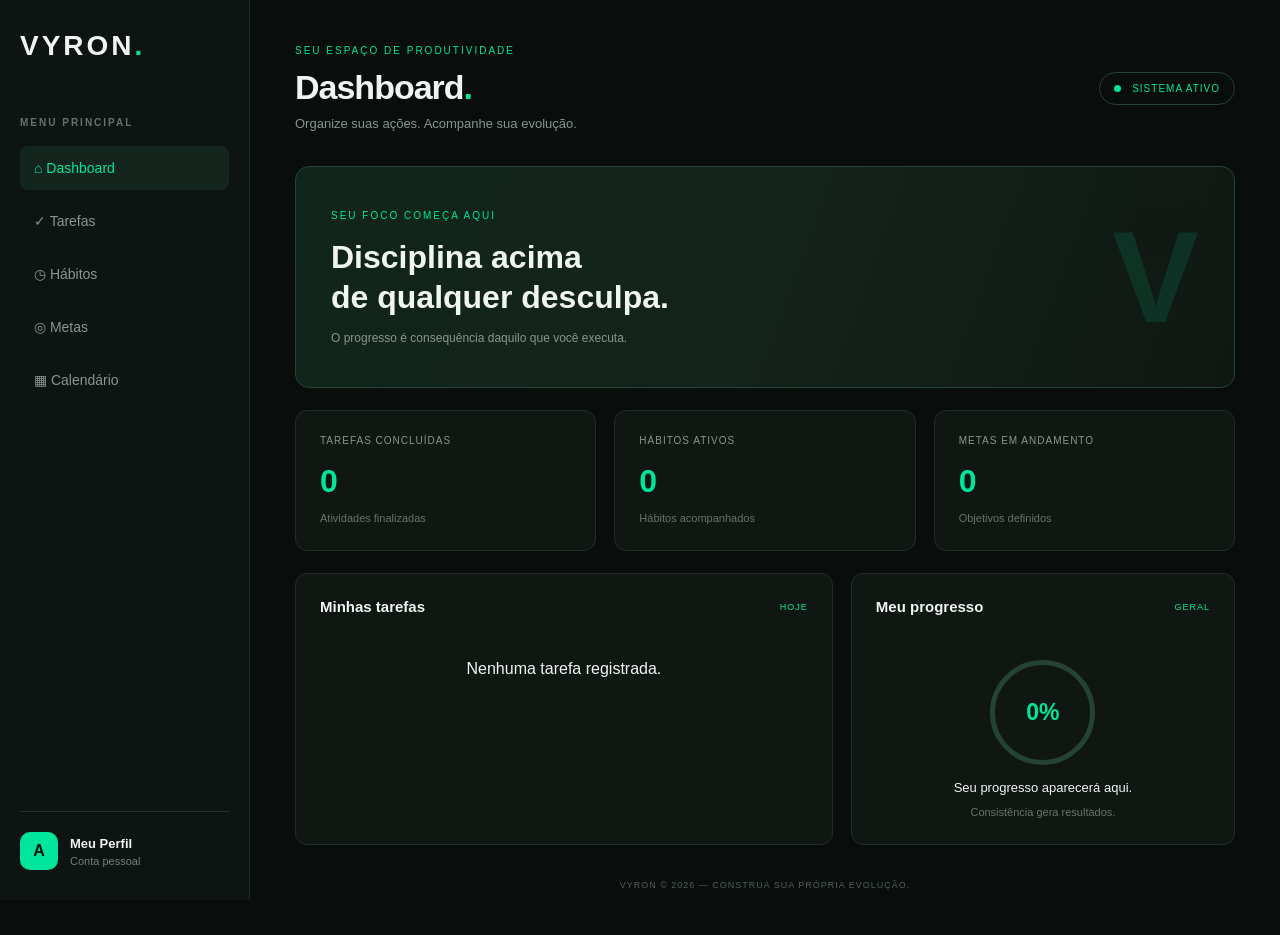
<file: index.html>
<!DOCTYPE html>
<html lang="pt-BR">
<head>
    <meta charset="UTF-8">
  <meta name="google-site-verification" content="6JisuBTzMi8cN-uZN2UaxQbIX3Hog1hJHet7QO1uay4" />

    <title>VYRON | Sistema de Produtividade Pessoal</title>

    <meta name="description" content="Organize tarefas, acompanhe hábitos, gerencie metas e transforme sua rotina com o VYRON, seu sistema pessoal de produtividade.">

    <meta name="robots" content="index, follow">
    <meta name="author" content="VYRON">

    <link rel="stylesheet" href="style.css">
</head>
   
<body>

    <aside class="sidebar">
        <div class="logo">VYRON<span>.</span></div>

        <p class="menu-title">MENU PRINCIPAL</p>

        <nav>
            <a href="index.html" class="active">⌂ Dashboard</a>
            <a href="tarefas.html">✓ Tarefas</a>
            <a href="habitos.html">◷ Hábitos</a>
            <a href="metas.html">◎ Metas</a>
            <a href="calendario.html">▦ Calendário</a>
        </nav>

        <div class="profile">
            <div class="avatar">A</div>
            <div>
                <strong>Meu Perfil</strong>
                <small>Conta pessoal</small>
            </div>
        </div>
    </aside>

    <main class="main">
        <header>
            <div>
                <p class="date">SEU ESPAÇO DE PRODUTIVIDADE</p>
                <h1>Dashboard<span>.</span></h1>
                <p class="subtitle">Organize suas ações. Acompanhe sua evolução.</p>
            </div>

            <div class="status">
                <span></span> SISTEMA ATIVO
            </div>
        </header>

        <section class="welcome">
            <div>
                <p>SEU FOCO COMEÇA AQUI</p>
                <h2>Disciplina acima<br>de qualquer desculpa.</h2>
                <span>O progresso é consequência daquilo que você executa.</span>
            </div>
            <div class="welcome-icon">V</div>
        </section>

        <section class="stats">
            <div class="stat-card">
                <p>TAREFAS CONCLUÍDAS</p>
                <h2>00</h2>
                <small>Atividades finalizadas</small>
            </div>

            <div class="stat-card">
                <p>HÁBITOS ATIVOS</p>
                <h2>00</h2>
                <small>Hábitos acompanhados</small>
            </div>

            <div class="stat-card">
                <p>METAS EM ANDAMENTO</p>
                <h2>00</h2>
                <small>Objetivos definidos</small>
            </div>
        </section>

        <section class="content-grid">
            <div class="panel">
                <div class="panel-header">
                    <h3>Minhas tarefas</h3>
                    <span>HOJE</span>
                </div>

                <div id="dashboardTasks" class="empty">
                    <div>✓</div>
                    <p>Nenhuma tarefa registrada.</p>
                    <small>Suas atividades aparecerão aqui.</small>
                </div>
            </div>

            <div class="panel">
                <div class="panel-header">
                    <h3>Meu progresso</h3>
                    <span>GERAL</span>
                </div>

                <div class="progress-area">
                    <div class="progress-circle">
                        <strong>0%</strong>
                    </div>
                    <p>Seu progresso aparecerá aqui.</p>
                    <small>Consistência gera resultados.</small>
                </div>
            </div>
        </section>

        <footer>
            VYRON © 2026 — CONSTRUA SUA PRÓPRIA EVOLUÇÃO.
        </footer>
    </main>

    <script src="script.js"></script>
</body>
</html>
</file>
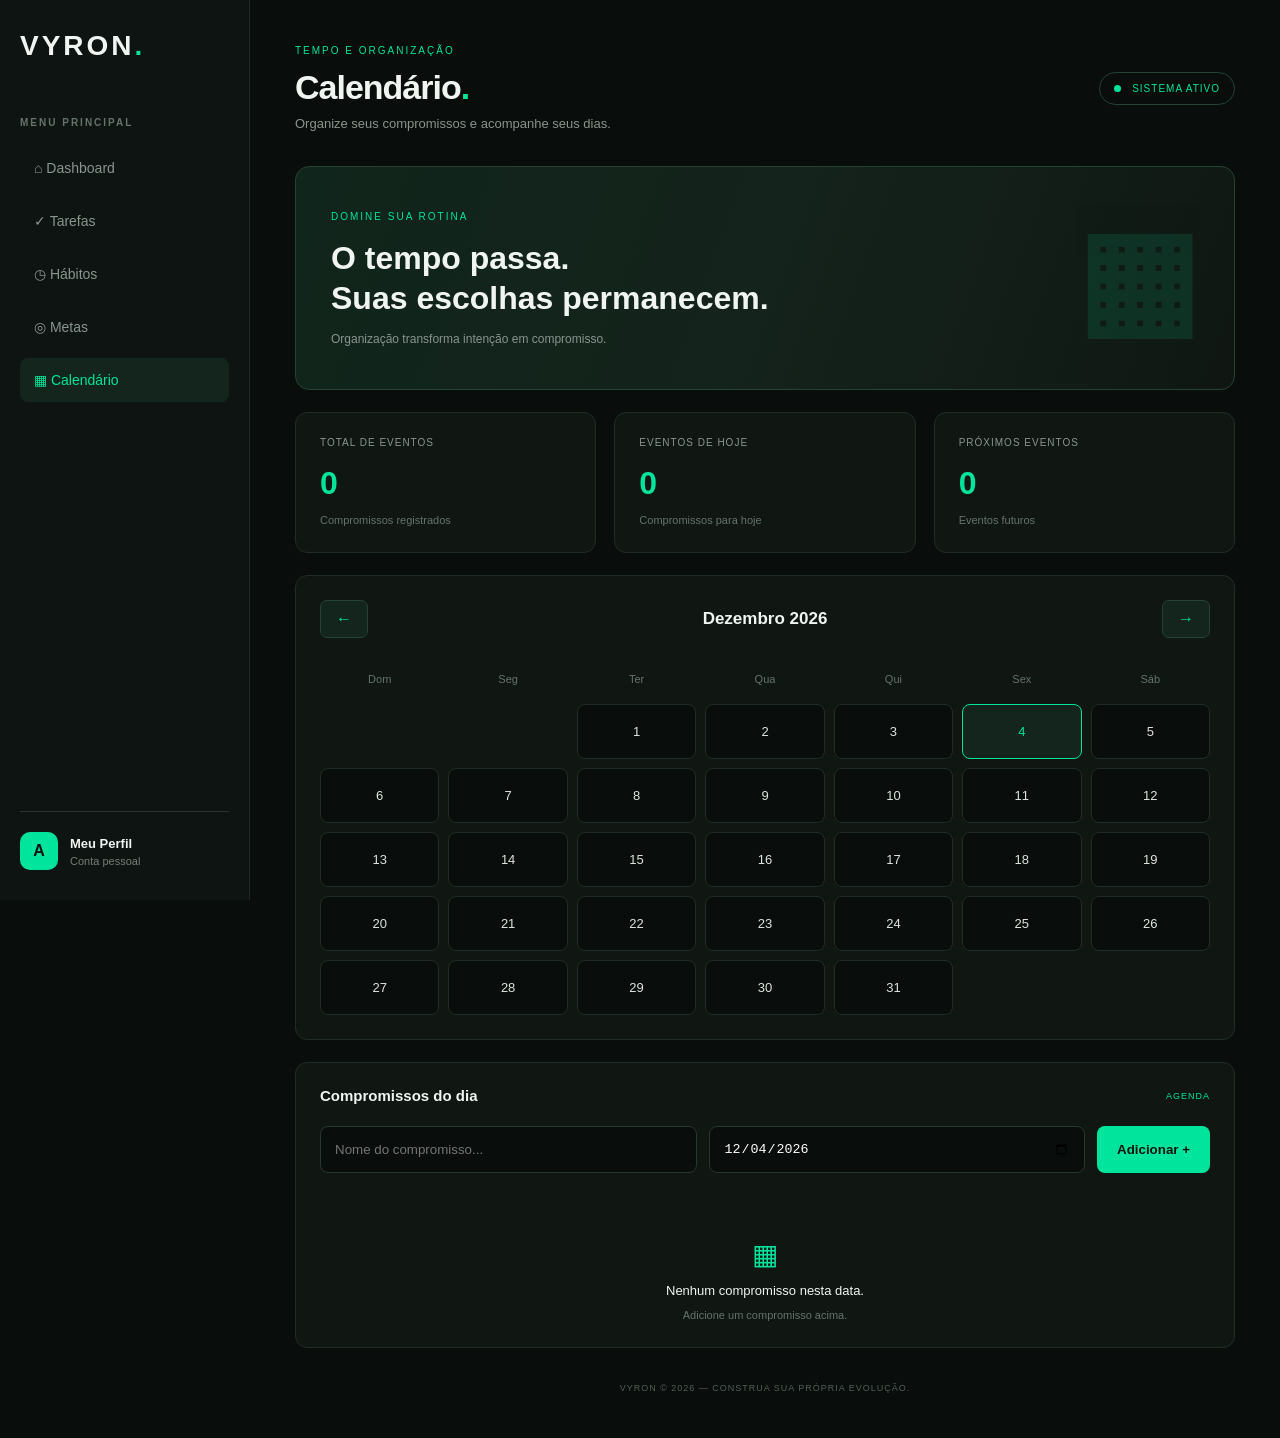
<file: calendario.html>
<!DOCTYPE html>
<html lang="pt-BR">
<head>
    <meta charset="UTF-8">
    <meta name="viewport" content="width=device-width, initial-scale=1.0">
    <title>VYRON | Calendário</title>
    <link rel="stylesheet" href="style.css">
</head>
<body>

    <aside class="sidebar">
        <div class="logo">VYRON<span>.</span></div>
        <p class="menu-title">MENU PRINCIPAL</p>

        <nav>
            <a href="index.html">⌂ Dashboard</a>
            <a href="tarefas.html">✓ Tarefas</a>
            <a href="habitos.html">◷ Hábitos</a>
            <a href="metas.html">◎ Metas</a>
            <a href="calendario.html" class="active">▦ Calendário</a>
        </nav>

        <div class="profile">
            <div class="avatar">A</div>
            <div>
                <strong>Meu Perfil</strong>
                <small>Conta pessoal</small>
            </div>
        </div>
    </aside>

    <main class="main">

        <header>
            <div>
                <p class="date">TEMPO E ORGANIZAÇÃO</p>
                <h1>Calendário<span>.</span></h1>
                <p class="subtitle">Organize seus compromissos e acompanhe seus dias.</p>
            </div>

            <div class="status">
                <span></span> SISTEMA ATIVO
            </div>
        </header>

        <section class="welcome">
            <div>
                <p>DOMINE SUA ROTINA</p>
                <h2>O tempo passa.<br>Suas escolhas permanecem.</h2>
                <span>Organização transforma intenção em compromisso.</span>
            </div>
            <div class="welcome-icon">▦</div>
        </section>

        <section class="stats">
            <div class="stat-card">
                <p>TOTAL DE EVENTOS</p>
                <h2 id="totalEventos">00</h2>
                <small>Compromissos registrados</small>
            </div>

            <div class="stat-card">
                <p>EVENTOS DE HOJE</p>
                <h2 id="eventosHoje">00</h2>
                <small>Compromissos para hoje</small>
            </div>

            <div class="stat-card">
                <p>PRÓXIMOS EVENTOS</p>
                <h2 id="proximosEventos">00</h2>
                <small>Eventos futuros</small>
            </div>
        </section>

        <section class="panel calendar-panel">
            <div class="calendar-header">
                <button id="prevMonth">←</button>
                <h3 id="monthTitle"></h3>
                <button id="nextMonth">→</button>
            </div>

            <div class="calendar-grid" id="calendarGrid"></div>
        </section>

        <section class="panel calendar-panel">
            <div class="panel-header">
                <h3 id="selectedDateTitle">Novo compromisso</h3>
                <span>AGENDA</span>
            </div>

            <form id="eventForm" class="event-form">
                <input id="eventName" type="text"
                    placeholder="Nome do compromisso..." required maxlength="80">

                <input id="eventDate" type="date" required>

                <button type="submit">Adicionar +</button>
            </form>

            <div id="eventList" class="event-list"></div>
        </section>

        <footer>
            VYRON © 2026 — CONSTRUA SUA PRÓPRIA EVOLUÇÃO.
        </footer>

    </main>

    <script src="script.js"></script>

    <script>
        const grid = document.getElementById("calendarGrid");
        const monthTitle = document.getElementById("monthTitle");
        const eventForm = document.getElementById("eventForm");
        const eventList = document.getElementById("eventList");
        const eventDate = document.getElementById("eventDate");

        let eventos = JSON.parse(localStorage.getItem("vyron_eventos")) || [];

        const agora = new Date();
        let ano = agora.getFullYear();
        let mes = agora.getMonth();
        let dataSelecionada = formatarData(agora);

        function formatarData(data) {
            const a = data.getFullYear();
            const m = String(data.getMonth() + 1).padStart(2, "0");
            const d = String(data.getDate()).padStart(2, "0");
            return `${a}-${m}-${d}`;
        }

        function salvarEventos() {
            localStorage.setItem("vyron_eventos", JSON.stringify(eventos));
            renderizarCalendario();
            renderizarEventos();
            atualizarEstatisticas();
        }

        function atualizarEstatisticas() {
            const hoje = formatarData(new Date());

            document.getElementById("totalEventos").textContent =
                String(eventos.length).padStart(2, "0");

            document.getElementById("eventosHoje").textContent =
                String(eventos.filter(e => e.data === hoje).length).padStart(2, "0");

            document.getElementById("proximosEventos").textContent =
                String(eventos.filter(e => e.data > hoje).length).padStart(2, "0");
        }

        function renderizarCalendario() {
            grid.innerHTML = "";

            const nomesMeses = [
                "Janeiro", "Fevereiro", "Março", "Abril",
                "Maio", "Junho", "Julho", "Agosto",
                "Setembro", "Outubro", "Novembro", "Dezembro"
            ];

            monthTitle.textContent = `${nomesMeses[mes]} ${ano}`;

            const diasSemana = ["Dom", "Seg", "Ter", "Qua", "Qui", "Sex", "Sáb"];

            diasSemana.forEach(dia => {
                const elemento = document.createElement("div");
                elemento.className = "calendar-day-name";
                elemento.textContent = dia;
                grid.appendChild(elemento);
            });

            const primeiroDia = new Date(ano, mes, 1).getDay();
            const totalDias = new Date(ano, mes + 1, 0).getDate();

            for (let i = 0; i < primeiroDia; i++) {
                const vazio = document.createElement("div");
                vazio.className = "calendar-cell empty-cell";
                grid.appendChild(vazio);
            }

            for (let dia = 1; dia <= totalDias; dia++) {
                const data = `${ano}-${String(mes + 1).padStart(2, "0")}-${String(dia).padStart(2, "0")}`;

                const celula = document.createElement("button");
                celula.className = "calendar-cell";
                celula.textContent = dia;

                if (data === formatarData(new Date())) {
                    celula.classList.add("today");
                }

                if (data === dataSelecionada) {
                    celula.classList.add("selected");
                }

                if (eventos.some(e => e.data === data)) {
                    celula.classList.add("has-event");
                }

                celula.addEventListener("click", () => {
                    dataSelecionada = data;
                    eventDate.value = data;
                    renderizarCalendario();
                    renderizarEventos();
                });

                grid.appendChild(celula);
            }
        }

        function renderizarEventos() {
            eventList.innerHTML = "";

            document.getElementById("selectedDateTitle").textContent =
                "Compromissos do dia";

            const lista = eventos.filter(e => e.data === dataSelecionada);

            if (lista.length === 0) {
                eventList.innerHTML = `
                    <div class="empty">
                        <div>▦</div>
                        <p>Nenhum compromisso nesta data.</p>
                        <small>Adicione um compromisso acima.</small>
                    </div>
                `;
                return;
            }

            lista.forEach(evento => {
                const item = document.createElement("div");
                item.className = "event-item";

                const nome = document.createElement("strong");
                nome.textContent = evento.nome;

                const excluir = document.createElement("button");
                excluir.textContent = "Excluir";
                excluir.className = "delete-task";

                excluir.addEventListener("click", () => {
                    eventos = eventos.filter(e => e.id !== evento.id);
                    salvarEventos();
                });

                item.append(nome, excluir);
                eventList.appendChild(item);
            });
        }

        eventForm.addEventListener("submit", event => {
            event.preventDefault();

            const nome = document.getElementById("eventName").value.trim();
            const data = eventDate.value;

            if (!nome || !data) return;

            eventos.push({
                id: Date.now(),
                nome: nome,
                data: data
            });

            dataSelecionada = data;

            const partes = data.split("-").map(Number);
            ano = partes[0];
            mes = partes[1] - 1;

            eventForm.reset();
            eventDate.value = dataSelecionada;

            salvarEventos();
        });

        document.getElementById("prevMonth").addEventListener("click", () => {
            mes--;
            if (mes < 0) {
                mes = 11;
                ano--;
            }
            renderizarCalendario();
        });

        document.getElementById("nextMonth").addEventListener("click", () => {
            mes++;
            if (mes > 11) {
                mes = 0;
                ano++;
            }
            renderizarCalendario();
        });

        eventDate.value = dataSelecionada;

        eventDate.addEventListener("change", () => {
            if (!eventDate.value) return;

            dataSelecionada = eventDate.value;

            const partes = dataSelecionada.split("-").map(Number);
            ano = partes[0];
            mes = partes[1] - 1;

            renderizarCalendario();
            renderizarEventos();
        });

        renderizarCalendario();
        renderizarEventos();
        atualizarEstatisticas();
    </script>

</body>
</html>
</file>
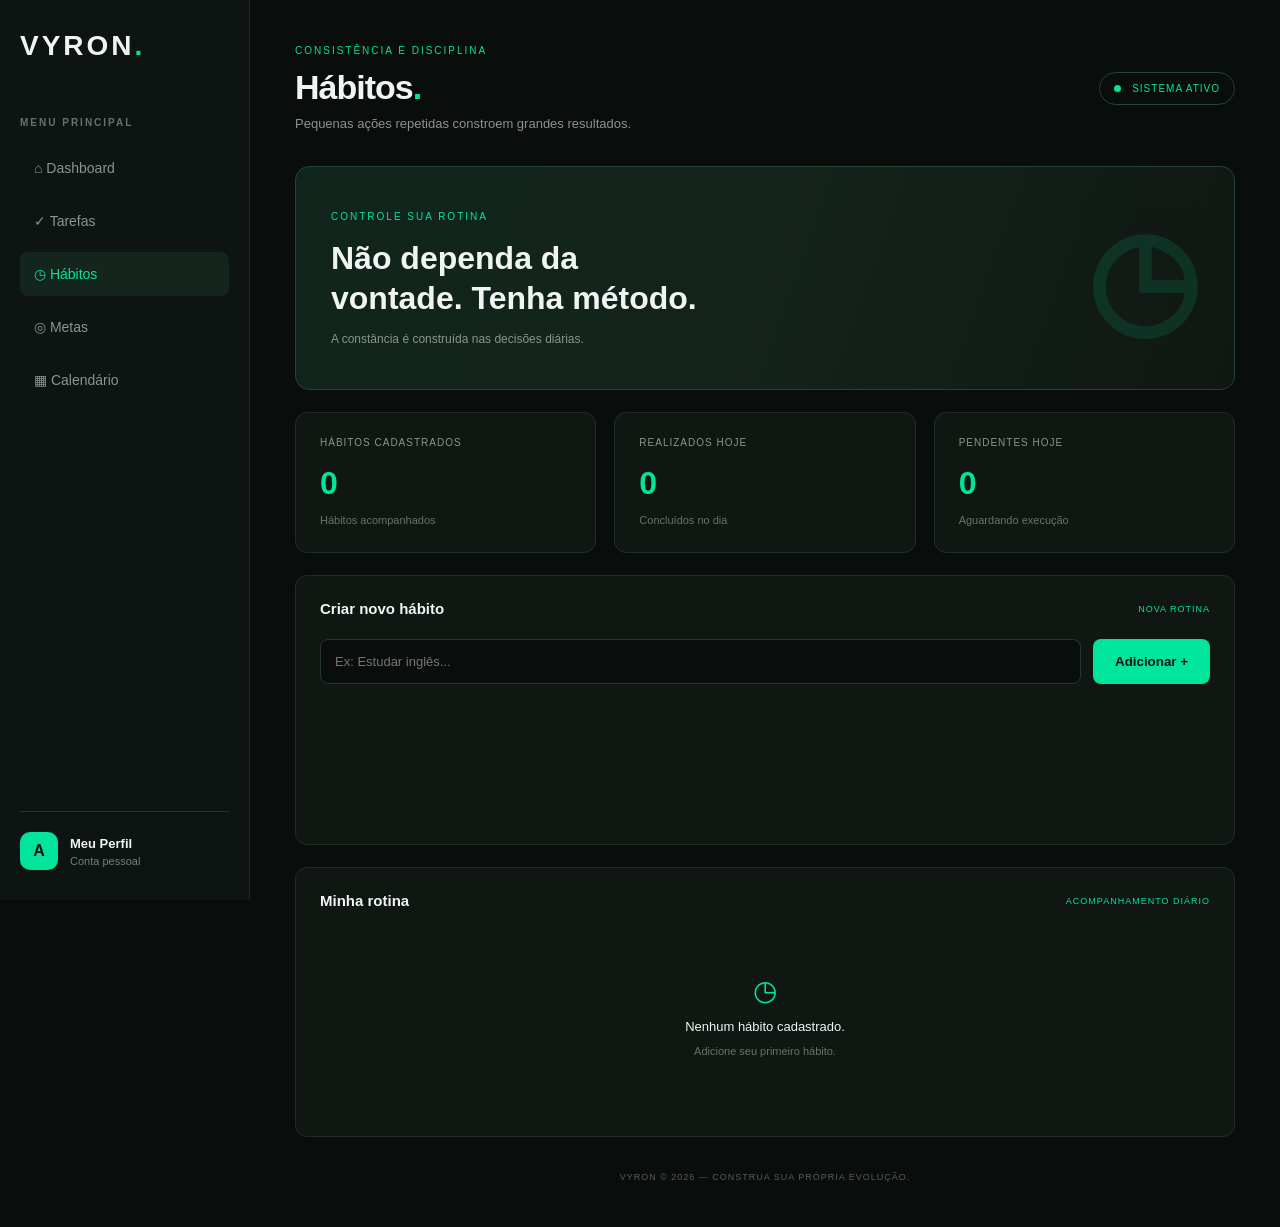
<file: habitos.html>
<!DOCTYPE html>
<html lang="pt-BR">
<head>
    <meta charset="UTF-8">
    <meta name="viewport" content="width=device-width, initial-scale=1.0">
    <title>VYRON | Hábitos</title>
    <link rel="stylesheet" href="style.css">
</head>
<body>

    <aside class="sidebar">
        <div class="logo">VYRON<span>.</span></div>
        <p class="menu-title">MENU PRINCIPAL</p>

        <nav>
            <a href="index.html">⌂ Dashboard</a>
            <a href="tarefas.html">✓ Tarefas</a>
            <a href="habitos.html" class="active">◷ Hábitos</a>
            <a href="metas.html">◎ Metas</a>
            <a href="calendario.html">▦ Calendário</a>
        </nav>

        <div class="profile">
            <div class="avatar">A</div>
            <div>
                <strong>Meu Perfil</strong>
                <small>Conta pessoal</small>
            </div>
        </div>
    </aside>

    <main class="main">

        <header>
            <div>
                <p class="date">CONSISTÊNCIA E DISCIPLINA</p>
                <h1>Hábitos<span>.</span></h1>
                <p class="subtitle">Pequenas ações repetidas constroem grandes resultados.</p>
            </div>

            <div class="status">
                <span></span> SISTEMA ATIVO
            </div>
        </header>

        <section class="welcome">
            <div>
                <p>CONTROLE SUA ROTINA</p>
                <h2>Não dependa da<br>vontade. Tenha método.</h2>
                <span>A constância é construída nas decisões diárias.</span>
            </div>
            <div class="welcome-icon">◷</div>
        </section>

        <section class="stats">
            <div class="stat-card">
                <p>HÁBITOS CADASTRADOS</p>
                <h2 id="totalHabitos">00</h2>
                <small>Hábitos acompanhados</small>
            </div>

            <div class="stat-card">
                <p>REALIZADOS HOJE</p>
                <h2 id="realizados">00</h2>
                <small>Concluídos no dia</small>
            </div>

            <div class="stat-card">
                <p>PENDENTES HOJE</p>
                <h2 id="pendentes">00</h2>
                <small>Aguardando execução</small>
            </div>
        </section>

        <section class="panel habit-panel">
            <div class="panel-header">
                <h3>Criar novo hábito</h3>
                <span>NOVA ROTINA</span>
            </div>

            <form id="habitForm" class="task-form">
                <input
                    type="text"
                    id="habitInput"
                    placeholder="Ex: Estudar inglês..."
                    maxlength="80"
                    required
                >

                <button type="submit">Adicionar +</button>
            </form>
        </section>

        <section class="panel habit-panel">
            <div class="panel-header">
                <h3>Minha rotina</h3>
                <span>ACOMPANHAMENTO DIÁRIO</span>
            </div>

            <div id="habitList" class="habit-list"></div>
        </section>

        <footer>
            VYRON © 2026 — CONSTRUA SUA PRÓPRIA EVOLUÇÃO.
        </footer>

    </main>

    <script src="script.js"></script>

    <script>
        const form = document.getElementById("habitForm");
        const input = document.getElementById("habitInput");
        const list = document.getElementById("habitList");

        let habitos = JSON.parse(localStorage.getItem("vyron_habitos")) || [];

        const hoje = () => new Date().toLocaleDateString("en-CA");

        function salvarHabitos() {
            localStorage.setItem("vyron_habitos", JSON.stringify(habitos));
            renderizarHabitos();
        }

        function renderizarHabitos() {
            list.innerHTML = "";

            const feitos = habitos.filter(h => h.dias.includes(hoje())).length;
            const pendentes = habitos.length - feitos;

            document.getElementById("totalHabitos").textContent =
                String(habitos.length).padStart(2, "0");

            document.getElementById("realizados").textContent =
                String(feitos).padStart(2, "0");

            document.getElementById("pendentes").textContent =
                String(pendentes).padStart(2, "0");

            if (habitos.length === 0) {
                list.innerHTML = `
                    <div class="empty">
                        <div>◷</div>
                        <p>Nenhum hábito cadastrado.</p>
                        <small>Adicione seu primeiro hábito.</small>
                    </div>
                `;
                return;
            }

            habitos.forEach(habito => {
                const feito = habito.dias.includes(hoje());

                const item = document.createElement("div");
                item.className = "habit-item";

                const info = document.createElement("div");
                info.className = "habit-info";

                const nome = document.createElement("strong");
                nome.textContent = habito.nome;

                const status = document.createElement("small");
                status.textContent = feito ? "Concluído hoje" : "Pendente hoje";
                status.className = feito ? "habit-done" : "";

                info.append(nome, status);

                const actions = document.createElement("div");
                actions.className = "habit-actions";

                const check = document.createElement("button");
                check.textContent = feito ? "Concluído" : "Marcar feito";
                check.className = feito ? "habit-completed" : "habit-check";

                check.addEventListener("click", () => {
                    if (feito) {
                        habito.dias = habito.dias.filter(d => d !== hoje());
                    } else {
                        habito.dias.push(hoje());
                    }
                    salvarHabitos();
                });

                const excluir = document.createElement("button");
                excluir.textContent = "Excluir";
                excluir.className = "delete-task";

                excluir.addEventListener("click", () => {
                    habitos = habitos.filter(h => h.id !== habito.id);
                    salvarHabitos();
                });

                actions.append(check, excluir);
                item.append(info, actions);
                list.appendChild(item);
            });
        }

        form.addEventListener("submit", event => {
            event.preventDefault();

            const nome = input.value.trim();
            if (!nome) return;

            habitos.push({
                id: Date.now(),
                nome: nome,
                dias: []
            });

            input.value = "";
            salvarHabitos();
        });

        renderizarHabitos();
    </script>

</body>
</html>
</file>
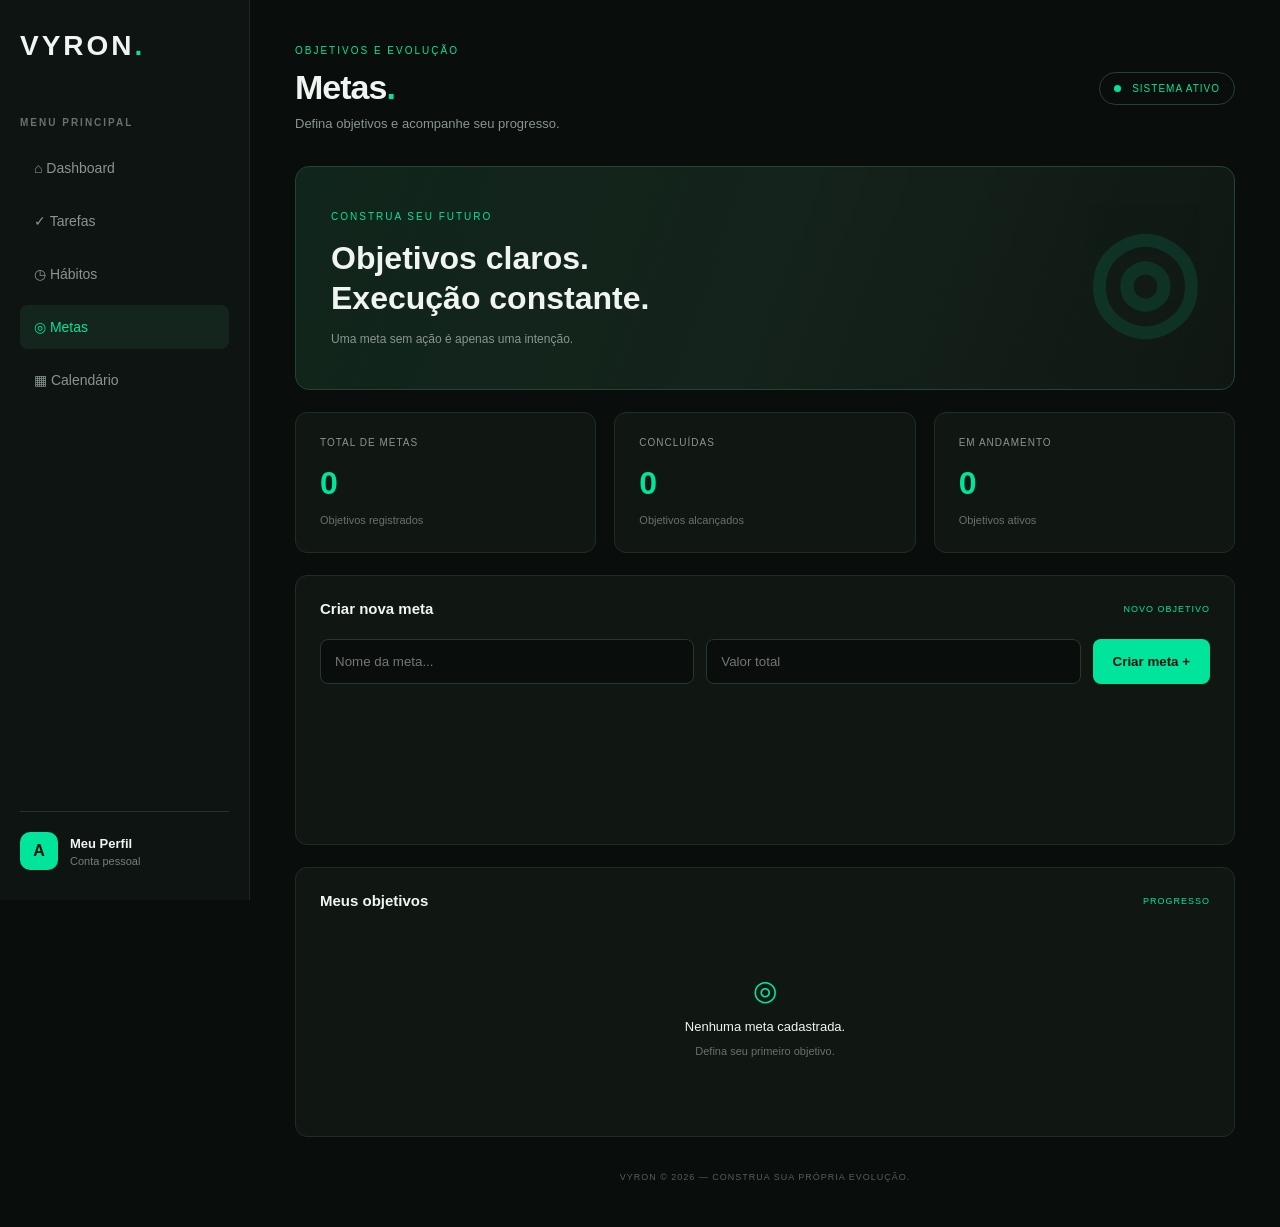
<file: metas.html>
<!DOCTYPE html>
<html lang="pt-BR">
<head>
    <meta charset="UTF-8">
    <meta name="viewport" content="width=device-width, initial-scale=1.0">
    <title>VYRON | Metas</title>
    <link rel="stylesheet" href="style.css">
</head>
<body>

    <aside class="sidebar">
        <div class="logo">VYRON<span>.</span></div>
        <p class="menu-title">MENU PRINCIPAL</p>

        <nav>
            <a href="index.html">⌂ Dashboard</a>
            <a href="tarefas.html">✓ Tarefas</a>
            <a href="habitos.html">◷ Hábitos</a>
            <a href="metas.html" class="active">◎ Metas</a>
            <a href="calendario.html">▦ Calendário</a>
        </nav>

        <div class="profile">
            <div class="avatar">A</div>
            <div>
                <strong>Meu Perfil</strong>
                <small>Conta pessoal</small>
            </div>
        </div>
    </aside>

    <main class="main">

        <header>
            <div>
                <p class="date">OBJETIVOS E EVOLUÇÃO</p>
                <h1>Metas<span>.</span></h1>
                <p class="subtitle">Defina objetivos e acompanhe seu progresso.</p>
            </div>

            <div class="status">
                <span></span> SISTEMA ATIVO
            </div>
        </header>

        <section class="welcome">
            <div>
                <p>CONSTRUA SEU FUTURO</p>
                <h2>Objetivos claros.<br>Execução constante.</h2>
                <span>Uma meta sem ação é apenas uma intenção.</span>
            </div>
            <div class="welcome-icon">◎</div>
        </section>

        <section class="stats">
            <div class="stat-card">
                <p>TOTAL DE METAS</p>
                <h2 id="totalMetas">00</h2>
                <small>Objetivos registrados</small>
            </div>

            <div class="stat-card">
                <p>CONCLUÍDAS</p>
                <h2 id="metasConcluidas">00</h2>
                <small>Objetivos alcançados</small>
            </div>

            <div class="stat-card">
                <p>EM ANDAMENTO</p>
                <h2 id="metasAndamento">00</h2>
                <small>Objetivos ativos</small>
            </div>
        </section>

        <section class="panel goal-panel">
            <div class="panel-header">
                <h3>Criar nova meta</h3>
                <span>NOVO OBJETIVO</span>
            </div>

            <form id="goalForm" class="goal-form">
                <input id="goalName" type="text" placeholder="Nome da meta..." required maxlength="80">

                <input id="goalTarget" type="number" placeholder="Valor total" min="1" step="1" required>

                <button type="submit">Criar meta +</button>
            </form>
        </section>

        <section class="panel goal-panel">
            <div class="panel-header">
                <h3>Meus objetivos</h3>
                <span>PROGRESSO</span>
            </div>

            <div id="goalList" class="goal-list"></div>
        </section>

        <footer>
            VYRON © 2026 — CONSTRUA SUA PRÓPRIA EVOLUÇÃO.
        </footer>

    </main>

    <script src="script.js"></script>

    <script>
        const form = document.getElementById("goalForm");
        const list = document.getElementById("goalList");

        let metas = JSON.parse(localStorage.getItem("vyron_metas")) || [];

        function salvarMetas() {
            localStorage.setItem("vyron_metas", JSON.stringify(metas));
            renderizarMetas();
        }

        function renderizarMetas() {
            list.innerHTML = "";

            const concluidas = metas.filter(m => m.progresso >= m.alvo).length;
            const andamento = metas.length - concluidas;

            document.getElementById("totalMetas").textContent =
                String(metas.length).padStart(2, "0");

            document.getElementById("metasConcluidas").textContent =
                String(concluidas).padStart(2, "0");

            document.getElementById("metasAndamento").textContent =
                String(andamento).padStart(2, "0");

            if (metas.length === 0) {
                list.innerHTML = `
                    <div class="empty">
                        <div>◎</div>
                        <p>Nenhuma meta cadastrada.</p>
                        <small>Defina seu primeiro objetivo.</small>
                    </div>
                `;
                return;
            }

            metas.forEach(meta => {
                const percentual = Math.min(
                    100,
                    Math.round((meta.progresso / meta.alvo) * 100)
                );

                const item = document.createElement("div");
                item.className = "goal-item";

                const topo = document.createElement("div");
                topo.className = "goal-top";

                const nome = document.createElement("strong");
                nome.textContent = meta.nome;

                const porcentagem = document.createElement("span");
                porcentagem.textContent = percentual + "%";

                topo.append(nome, porcentagem);

                const barra = document.createElement("div");
                barra.className = "goal-bar";

                const preenchimento = document.createElement("div");
                preenchimento.className = "goal-fill";
                preenchimento.style.width = percentual + "%";

                barra.appendChild(preenchimento);

                const detalhes = document.createElement("small");
                detalhes.textContent =
                    meta.progresso + " de " + meta.alvo + " unidades";

                const controles = document.createElement("div");
                controles.className = "goal-controls";

                const adicionar = document.createElement("button");
                adicionar.textContent = "+ Progresso";
                adicionar.className = "habit-check";
                adicionar.disabled = meta.progresso >= meta.alvo;

                adicionar.addEventListener("click", () => {
                    meta.progresso = Math.min(meta.alvo, meta.progresso + 1);
                    salvarMetas();
                });

                const remover = document.createElement("button");
                remover.textContent = "Excluir";
                remover.className = "delete-task";

                remover.addEventListener("click", () => {
                    metas = metas.filter(m => m.id !== meta.id);
                    salvarMetas();
                });

                controles.append(adicionar, remover);

                item.append(topo, barra, detalhes, controles);
                list.appendChild(item);
            });
        }

        form.addEventListener("submit", event => {
            event.preventDefault();

            const nome = document.getElementById("goalName").value.trim();
            const alvo = Number(document.getElementById("goalTarget").value);

            if (!nome || !Number.isInteger(alvo) || alvo < 1) return;

            metas.push({
                id: Date.now(),
                nome: nome,
                alvo: alvo,
                progresso: 0
            });

            form.reset();
            salvarMetas();
        });

        renderizarMetas();
    </script>

</body>
</html>
</file>
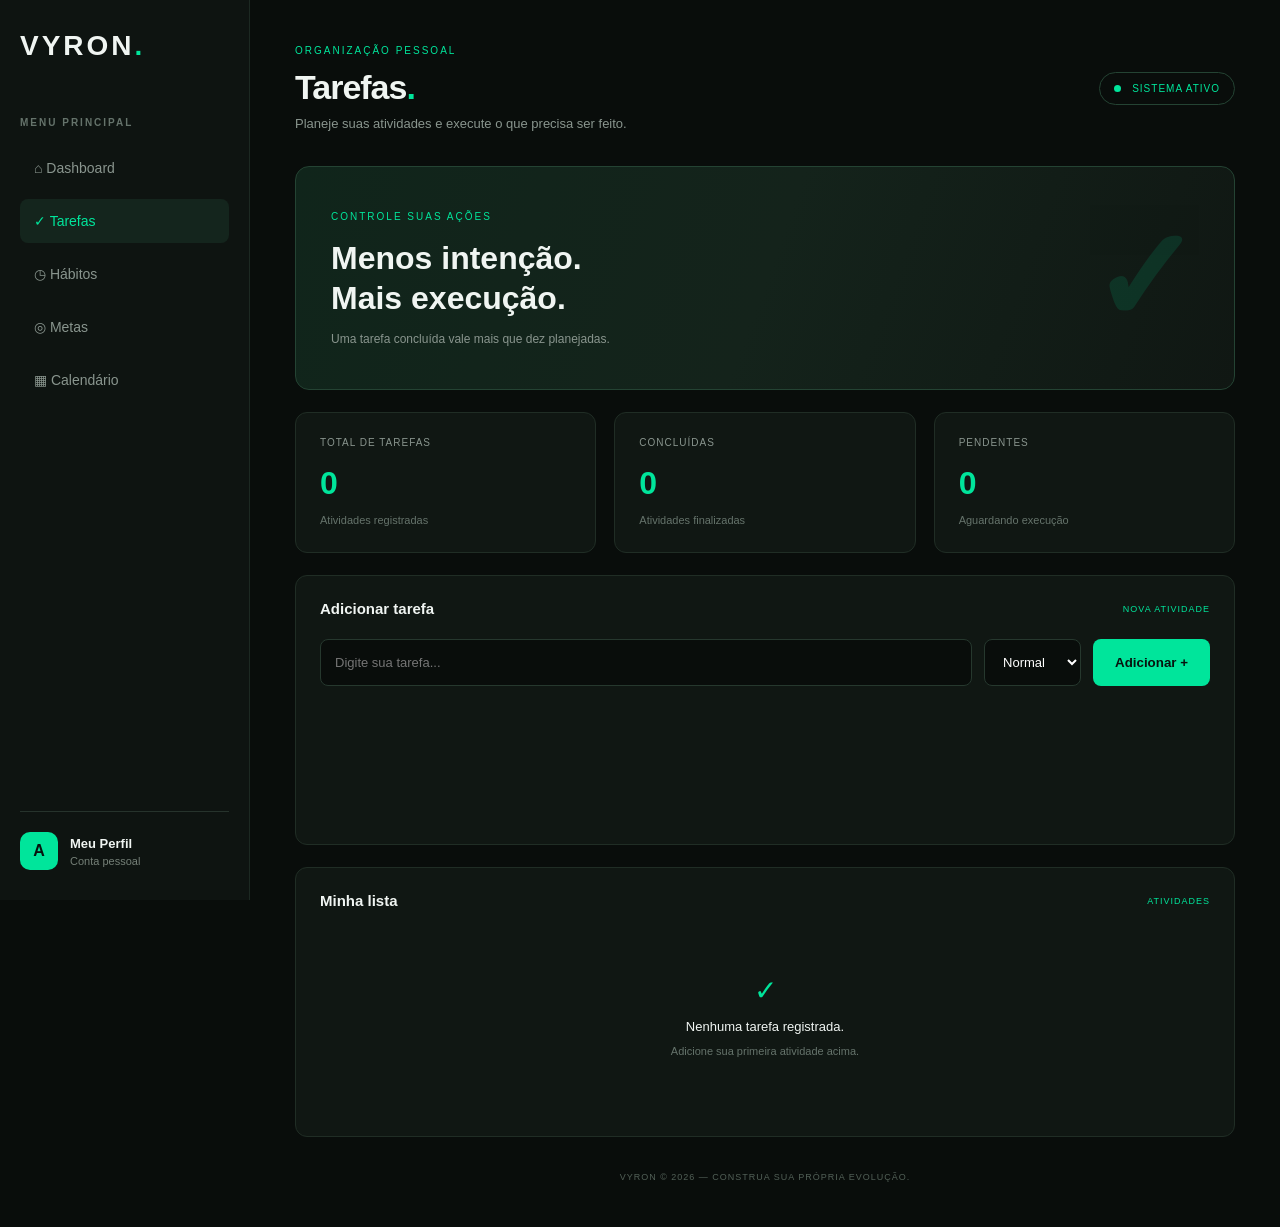
<file: tarefas.html>
<!DOCTYPE html>
<html lang="pt-BR">
<head>
    <meta charset="UTF-8">
    <meta name="viewport" content="width=device-width, initial-scale=1.0">
    <title>VYRON | Tarefas</title>
    <link rel="stylesheet" href="style.css">
</head>
<body>

    <aside class="sidebar">
        <div class="logo">VYRON<span>.</span></div>
        <p class="menu-title">MENU PRINCIPAL</p>

        <nav>
            <a href="index.html">⌂ Dashboard</a>
            <a href="tarefas.html" class="active">✓ Tarefas</a>
            <a href="habitos.html">◷ Hábitos</a>
            <a href="metas.html">◎ Metas</a>
            <a href="calendario.html">▦ Calendário</a>
        </nav>

        <div class="profile">
            <div class="avatar">A</div>
            <div>
                <strong>Meu Perfil</strong>
                <small>Conta pessoal</small>
            </div>
        </div>
    </aside>

    <main class="main">

        <header>
            <div>
                <p class="date">ORGANIZAÇÃO PESSOAL</p>
                <h1>Tarefas<span>.</span></h1>
                <p class="subtitle">Planeje suas atividades e execute o que precisa ser feito.</p>
            </div>

            <div class="status">
                <span></span> SISTEMA ATIVO
            </div>
        </header>

        <section class="welcome">
            <div>
                <p>CONTROLE SUAS AÇÕES</p>
                <h2>Menos intenção.<br>Mais execução.</h2>
                <span>Uma tarefa concluída vale mais que dez planejadas.</span>
            </div>
            <div class="welcome-icon">✓</div>
        </section>

        <section class="stats">
            <div class="stat-card">
                <p>TOTAL DE TAREFAS</p>
                <h2 id="total">00</h2>
                <small>Atividades registradas</small>
            </div>

            <div class="stat-card">
                <p>CONCLUÍDAS</p>
                <h2 id="concluidas">00</h2>
                <small>Atividades finalizadas</small>
            </div>

            <div class="stat-card">
                <p>PENDENTES</p>
                <h2 id="pendentes">00</h2>
                <small>Aguardando execução</small>
            </div>
        </section>

        <section class="panel task-panel">
            <div class="panel-header">
                <h3>Adicionar tarefa</h3>
                <span>NOVA ATIVIDADE</span>
            </div>

            <form id="taskForm" class="task-form">
                <input
                    type="text"
                    id="taskInput"
                    placeholder="Digite sua tarefa..."
                    required
                    maxlength="100"
                >

                <select id="taskPriority">
                    <option value="Normal">Normal</option>
                    <option value="Alta">Alta</option>
                    <option value="Urgente">Urgente</option>
                </select>

                <button type="submit">Adicionar +</button>
            </form>
        </section>

        <section class="panel task-panel">
            <div class="panel-header">
                <h3>Minha lista</h3>
                <span>ATIVIDADES</span>
            </div>

            <div id="taskList" class="task-list"></div>
        </section>

        <footer>
            VYRON © 2026 — CONSTRUA SUA PRÓPRIA EVOLUÇÃO.
        </footer>

    </main>

    <script src="script.js"></script>

    <script>
        const form = document.getElementById("taskForm");
        const input = document.getElementById("taskInput");
        const priority = document.getElementById("taskPriority");
        const list = document.getElementById("taskList");

        let tarefas = JSON.parse(localStorage.getItem("vyron_tarefas")) || [];

        function salvar() {
            localStorage.setItem("vyron_tarefas", JSON.stringify(tarefas));
            renderizar();
        }

        function renderizar() {
            list.innerHTML = "";

            const concluidas = tarefas.filter(t => t.concluida).length;
            const pendentes = tarefas.length - concluidas;

            document.getElementById("total").textContent =
                String(tarefas.length).padStart(2, "0");

            document.getElementById("concluidas").textContent =
                String(concluidas).padStart(2, "0");

            document.getElementById("pendentes").textContent =
                String(pendentes).padStart(2, "0");

            if (tarefas.length === 0) {
                list.innerHTML = `
                    <div class="empty">
                        <div>✓</div>
                        <p>Nenhuma tarefa registrada.</p>
                        <small>Adicione sua primeira atividade acima.</small>
                    </div>
                `;
                return;
            }

            tarefas.forEach(tarefa => {
                const item = document.createElement("div");
                item.className = "task-item";

                const info = document.createElement("div");
                info.className = "task-info";

                const checkbox = document.createElement("input");
                checkbox.type = "checkbox";
                checkbox.checked = tarefa.concluida;

                checkbox.addEventListener("change", () => {
                    tarefa.concluida = checkbox.checked;
                    salvar();
                });

                const nome = document.createElement("span");
                nome.textContent = tarefa.nome;
                nome.className = tarefa.concluida ? "completed" : "";

                const tag = document.createElement("small");
                tag.textContent = tarefa.prioridade;
                tag.className = "priority " + tarefa.prioridade.toLowerCase();

                const excluir = document.createElement("button");
                excluir.textContent = "Excluir";
                excluir.className = "delete-task";

                excluir.addEventListener("click", () => {
                    tarefas = tarefas.filter(t => t.id !== tarefa.id);
                    salvar();
                });

                info.append(checkbox, nome, tag);
                item.append(info, excluir);
                list.appendChild(item);
            });
        }

        form.addEventListener("submit", event => {
            event.preventDefault();

            const nome = input.value.trim();

            if (!nome) return;

            tarefas.push({
                id: Date.now(),
                nome: nome,
                prioridade: priority.value,
                concluida: false
            });

            input.value = "";
            priority.value = "Normal";

            salvar();
        });

        renderizar();
    </script>

</body>
</html>
</file>
<file: style.css>
* {
    margin: 0;
    padding: 0;
    box-sizing: border-box;
}

body {
    background: #090d0b;
    color: #f0f5f2;
    font-family: Arial, sans-serif;
    display: flex;
    min-height: 100vh;
}

/* MENU LATERAL */

.sidebar {
    width: 250px;
    background: #0e1411;
    border-right: 1px solid #1c2922;
    padding: 30px 20px;
    display: flex;
    flex-direction: column;
    position: fixed;
    height: 100vh;
}

.logo {
    font-size: 28px;
    font-weight: 900;
    letter-spacing: 3px;
    margin-bottom: 55px;
}

.logo span,
h1 span {
    color: #00e59b;
}

.menu-title {
    color: #65736b;
    font-size: 10px;
    font-weight: bold;
    letter-spacing: 2px;
    margin-bottom: 18px;
}

nav {
    display: flex;
    flex-direction: column;
    gap: 9px;
}

nav a {
    text-decoration: none;
    color: #89958e;
    padding: 14px;
    border-radius: 8px;
    font-size: 14px;
    transition: 0.2s;
}

nav a:hover,
nav a.active {
    background: #14251d;
    color: #00e59b;
}

.profile {
    margin-top: auto;
    border-top: 1px solid #26332c;
    padding-top: 20px;
    display: flex;
    align-items: center;
    gap: 12px;
}

.avatar {
    background: #00e59b;
    color: #07130e;
    width: 38px;
    height: 38px;
    display: grid;
    place-items: center;
    border-radius: 10px;
    font-weight: bold;
}

.profile strong,
.profile small {
    display: block;
}

.profile strong {
    font-size: 13px;
}

.profile small {
    color: #758078;
    margin-top: 4px;
    font-size: 11px;
}

/* CONTEUDO PRINCIPAL */

.main {
    margin-left: 250px;
    padding: 45px;
    width: calc(100% - 250px);
}

header {
    display: flex;
    justify-content: space-between;
    align-items: center;
    margin-bottom: 35px;
}

.date {
    color: #00e59b;
    font-size: 10px;
    letter-spacing: 2px;
    margin-bottom: 12px;
}

h1 {
    font-size: 34px;
    letter-spacing: -1px;
}

.subtitle {
    color: #89958e;
    margin-top: 9px;
    font-size: 13px;
}

.status {
    border: 1px solid #244333;
    padding: 10px 14px;
    border-radius: 20px;
    font-size: 10px;
    color: #00e59b;
    letter-spacing: 1px;
}

.status span {
    display: inline-block;
    background: #00e59b;
    width: 7px;
    height: 7px;
    border-radius: 50%;
    margin-right: 7px;
}

/* DESTAQUE */

.welcome {
    background: linear-gradient(110deg, #10251b, #14231b, #101713);
    border: 1px solid #244333;
    border-radius: 14px;
    padding: 35px;
    display: flex;
    justify-content: space-between;
    align-items: center;
    min-height: 220px;
    overflow: hidden;
}

.welcome p {
    color: #00e59b;
    font-size: 10px;
    letter-spacing: 2px;
    margin-bottom: 16px;
}

.welcome h2 {
    font-size: 32px;
    line-height: 1.25;
}

.welcome span {
    display: block;
    color: #89958e;
    font-size: 12px;
    margin-top: 14px;
}

.welcome-icon {
    font-size: 130px;
    font-weight: 900;
    color: #00e59b;
    opacity: 0.12;
}

/* INDICADORES */

.stats {
    display: grid;
    grid-template-columns: repeat(3, 1fr);
    gap: 18px;
    margin-top: 22px;
}

.stat-card,
.panel {
    background: #101713;
    border: 1px solid #202d25;
    border-radius: 12px;
}

.stat-card {
    padding: 24px;
}

.stat-card p {
    color: #89958e;
    font-size: 10px;
    letter-spacing: 1px;
}

.stat-card h2 {
    font-size: 32px;
    margin: 17px 0 8px;
    color: #00e59b;
}

.stat-card small,
.panel small {
    color: #65736b;
    font-size: 11px;
}

/* PAINEIS */

.content-grid {
    display: grid;
    grid-template-columns: 1.4fr 1fr;
    gap: 18px;
    margin-top: 22px;
}

.panel {
    min-height: 270px;
    padding: 24px;
}

.panel-header {
    display: flex;
    justify-content: space-between;
    align-items: center;
}

.panel-header h3 {
    font-size: 15px;
}

.panel-header span {
    color: #00e59b;
    font-size: 9px;
    letter-spacing: 1px;
}

.empty,
.progress-area {
    text-align: center;
    padding-top: 45px;
}

.empty div {
    color: #00e59b;
    font-size: 28px;
    margin-bottom: 12px;
}

.empty p,
.progress-area p {
    font-size: 13px;
    margin-bottom: 7px;
}

.progress-circle {
    width: 105px;
    height: 105px;
    border-radius: 50%;
    border: 5px solid #244333;
    display: grid;
    place-items: center;
    margin: 0 auto 15px;
}

.progress-circle strong {
    color: #00e59b;
    font-size: 23px;
}

/* RODAPE */

footer {
    color: #526057;
    font-size: 9px;
    letter-spacing: 1px;
    margin-top: 35px;
    text-align: center;
}

/* RESPONSIVIDADE */

@media (max-width: 850px) {
    .sidebar {
        width: 190px;
    }

    .main {
        margin-left: 190px;
        width: calc(100% - 190px);
        padding: 25px;
    }

    .stats {
        grid-template-columns: 1fr;
    }

    .content-grid {
        grid-template-columns: 1fr;
    }
}

@media (max-width: 600px) {
    .sidebar {
        width: 100%;
        height: auto;
        position: relative;
        padding: 18px;
    }

    body {
        display: block;
    }

    .logo {
        margin-bottom: 20px;
    }

    nav {
        flex-direction: row;
        flex-wrap: wrap;
    }

    nav a {
        padding: 9px;
        font-size: 12px;
    }

    .menu-title,
    .profile {
        display: none;
    }

    .main {
        margin: 0;
        width: 100%;
        padding: 20px;
    }

    header {
        align-items: flex-start;
        gap: 15px;
    }

    .status {
        display: none;
    }

    .welcome h2 {
        font-size: 25px;
    }

    .welcome-icon {
        font-size: 75px;
    }
}

/* PAGINA DE TAREFAS */

.task-panel {
    margin-top: 22px;
}

.task-form {
    display: flex;
    gap: 12px;
    margin-top: 22px;
}

.task-form input,
.task-form select {
    background: #090d0b;
    border: 1px solid #26382e;
    color: white;
    padding: 14px;
    border-radius: 8px;
    outline: none;
    font-size: 13px;
}

.task-form input {
    flex: 1;
    min-width: 0;
}

.task-form input:focus,
.task-form select:focus {
    border-color: #00e59b;
}

.task-form button {
    background: #00e59b;
    color: #07130e;
    border: none;
    border-radius: 8px;
    padding: 0 22px;
    font-weight: bold;
    cursor: pointer;
    transition: 0.2s;
}

.task-form button:hover {
    background: #00c987;
    transform: translateY(-2px);
}

.task-list {
    margin-top: 20px;
}

.task-item {
    display: flex;
    align-items: center;
    justify-content: space-between;
    gap: 15px;
    padding: 16px 0;
    border-bottom: 1px solid #202d25;
}

.task-info {
    display: flex;
    align-items: center;
    gap: 12px;
    min-width: 0;
}

.task-info input {
    accent-color: #00e59b;
    width: 17px;
    height: 17px;
    cursor: pointer;
}

.task-info span {
    font-size: 13px;
    overflow-wrap: anywhere;
}

.completed {
    text-decoration: line-through;
    color: #65736b;
}

.priority {
    font-size: 9px;
    padding: 5px 8px;
    border-radius: 5px;
    background: #1c2922;
    color: #00e59b;
}

.priority.alta {
    background: #332817;
    color: #ffc36b;
}

.priority.urgente {
    background: #351c1c;
    color: #ff7777;
}

.delete-task {
    background: transparent;
    color: #ff7777;
    border: 1px solid #542929;
    border-radius: 6px;
    padding: 7px 10px;
    cursor: pointer;
}

.delete-task:hover {
    background: #351c1c;
}

@media (max-width: 650px) {
    .task-form {
        flex-direction: column;
    }

    .task-form button {
        padding: 14px;
    }

    .task-info {
        flex-wrap: wrap;
    }
}

/* PAGINA DE HABITOS */

.habit-panel {
    margin-top: 22px;
}

.habit-list {
    margin-top: 20px;
}

.habit-item {
    display: flex;
    justify-content: space-between;
    align-items: center;
    gap: 15px;
    padding: 17px 0;
    border-bottom: 1px solid #202d25;
}

.habit-info strong,
.habit-info small {
    display: block;
}

.habit-info strong {
    font-size: 13px;
}

.habit-info small {
    color: #65736b;
    margin-top: 6px;
}

.habit-info .habit-done {
    color: #00e59b;
}

.habit-actions {
    display: flex;
    align-items: center;
    gap: 10px;
}

.habit-check,
.habit-completed {
    padding: 9px 13px;
    border-radius: 7px;
    cursor: pointer;
    font-size: 11px;
    font-weight: bold;
}

.habit-check {
    background: #00e59b;
    color: #07130e;
    border: none;
}

.habit-completed {
    background: #14251d;
    color: #00e59b;
    border: 1px solid #244333;
}

@media (max-width: 600px) {
    .habit-item {
        align-items: flex-start;
        flex-direction: column;
    }

    .habit-actions {
        width: 100%;
        flex-wrap: wrap;
    }
}

/* PAGINA DE METAS */

.goal-panel {
    margin-top: 22px;
}

.goal-form {
    display: flex;
    gap: 12px;
    margin-top: 22px;
}

.goal-form input {
    flex: 1;
    min-width: 0;
    background: #090d0b;
    border: 1px solid #26382e;
    color: white;
    padding: 14px;
    border-radius: 8px;
    outline: none;
}

.goal-form input:focus {
    border-color: #00e59b;
}

.goal-form button {
    background: #00e59b;
    color: #07130e;
    border: none;
    border-radius: 8px;
    padding: 0 20px;
    font-weight: bold;
    cursor: pointer;
}

.goal-list {
    margin-top: 20px;
}

.goal-item {
    padding: 20px 0;
    border-bottom: 1px solid #202d25;
}

.goal-top {
    display: flex;
    justify-content: space-between;
    gap: 12px;
    margin-bottom: 14px;
}

.goal-top strong {
    font-size: 14px;
}

.goal-top span {
    color: #00e59b;
    font-weight: bold;
}

.goal-bar {
    width: 100%;
    height: 9px;
    background: #26332c;
    border-radius: 20px;
    overflow: hidden;
    margin-bottom: 10px;
}

.goal-fill {
    height: 100%;
    background: #00e59b;
    border-radius: 20px;
    transition: width 0.3s;
}

.goal-item small {
    color: #89958e;
}

.goal-controls {
    display: flex;
    gap: 10px;
    margin-top: 15px;
}

.goal-form button:hover {
    background: #00c987;
}

.goal-form input:focus {
    border-color: #00e59b;
}

@media (max-width: 650px) {
    .goal-form {
        flex-direction: column;
    }

    .goal-form button {
        padding: 14px;
    }
}

/* PAGINA DE CALENDARIO */

.calendar-panel {
    margin-top: 22px;
}

.calendar-header {
    display: flex;
    justify-content: space-between;
    align-items: center;
    margin-bottom: 25px;
}

.calendar-header h3 {
    font-size: 17px;
}

.calendar-header button {
    background: #14251d;
    color: #00e59b;
    border: 1px solid #244333;
    border-radius: 7px;
    padding: 9px 15px;
    cursor: pointer;
    font-size: 16px;
}

.calendar-header button:hover {
    background: #1c382a;
}

.calendar-grid {
    display: grid;
    grid-template-columns: repeat(7, 1fr);
    gap: 9px;
}

.calendar-day-name {
    text-align: center;
    color: #65736b;
    font-size: 11px;
    padding: 10px 0;
}

.calendar-cell {
    min-height: 55px;
    background: #090d0b;
    color: #dce5df;
    border: 1px solid #202d25;
    border-radius: 8px;
    cursor: pointer;
    font-size: 13px;
    position: relative;
}

.calendar-cell:hover {
    border-color: #00e59b;
}

.calendar-cell.today {
    border-color: #00e59b;
    color: #00e59b;
}

.calendar-cell.selected {
    background: #14251d;
    border-color: #00e59b;
    color: #00e59b;
}

.calendar-cell.has-event::after {
    content: "";
    width: 5px;
    height: 5px;
    background: #00e59b;
    border-radius: 50%;
    position: absolute;
    bottom: 7px;
    left: 50%;
    transform: translateX(-50%);
}

.empty-cell {
    visibility: hidden;
}

.event-form {
    display: flex;
    gap: 12px;
    margin-top: 22px;
}

.event-form input {
    flex: 1;
    min-width: 0;
    background: #090d0b;
    border: 1px solid #26382e;
    color: white;
    padding: 14px;
    border-radius: 8px;
    outline: none;
}

.event-form input:focus {
    border-color: #00e59b;
}

.event-form button {
    background: #00e59b;
    color: #07130e;
    border: none;
    border-radius: 8px;
    padding: 0 20px;
    font-weight: bold;
    cursor: pointer;
}

.event-list {
    margin-top: 20px;
}

.event-item {
    display: flex;
    align-items: center;
    justify-content: space-between;
    gap: 15px;
    padding: 16px 0;
    border-bottom: 1px solid #202d25;
}

.event-item strong {
    font-size: 13px;
}

@media (max-width: 650px) {
    .calendar-grid {
        gap: 4px;
    }

    .calendar-cell {
        min-height: 42px;
        font-size: 11px;
    }

    .event-form {
        flex-direction: column;
    }

    .event-form button {
        padding: 14px;
    }
}
</file>
